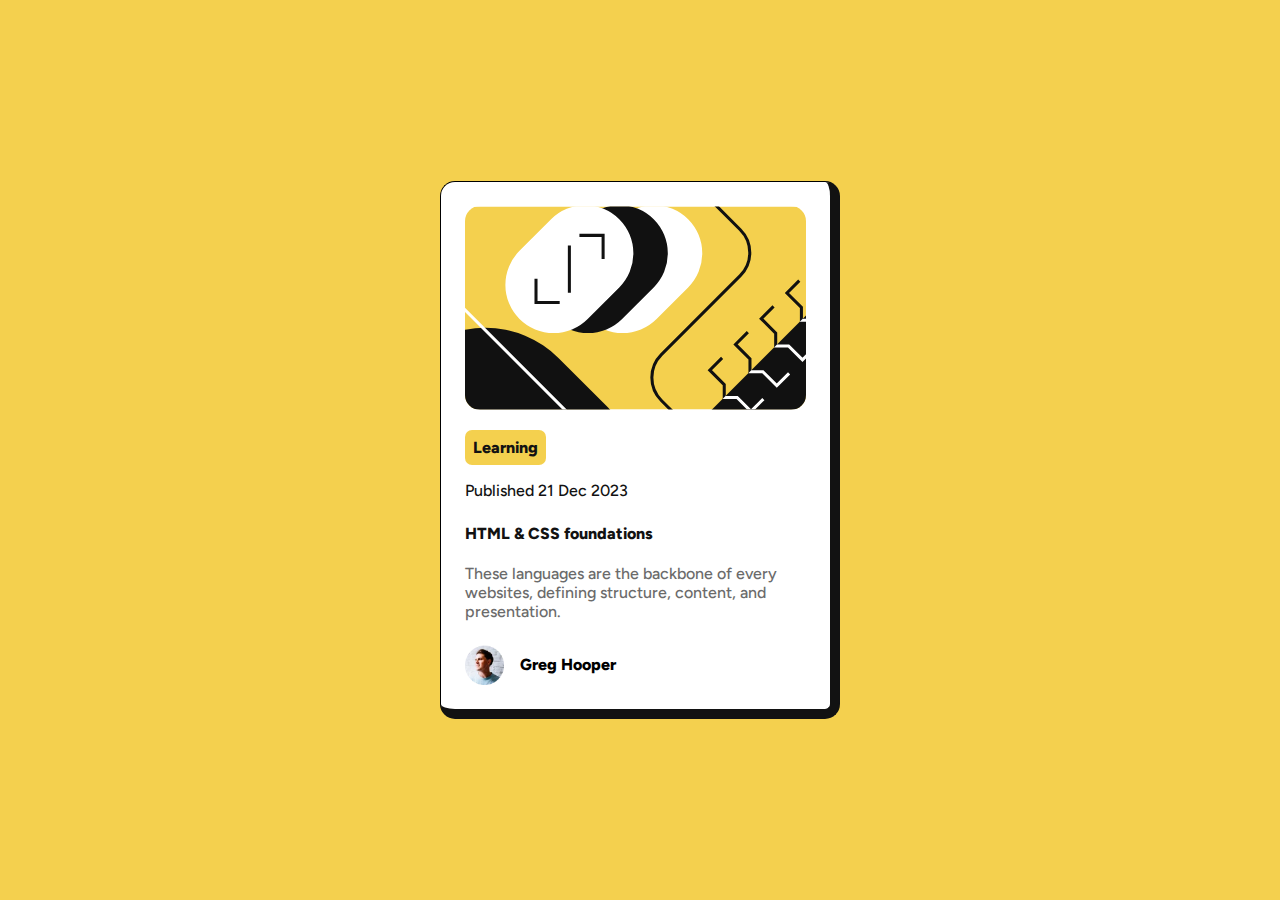
<file: 01/index.html>
<!DOCTYPE html>
<html lang="en">
<head>
    <meta charset="UTF-8">
    <meta name="viewport" content="width=device-width, initial-scale=1.0">
    <title>Blog Preview card</title>
    <link rel="stylesheet" href="style.css">
</head>
<body>
   <div class="wrapper">
    <div class="card-container">
        <div class="image">
            <img src="./images/illustration-article.svg" alt="illustration.svg">
        </div>
        <div class="block-1">
            <p class="learning">Learning</p>
            <p class="publication">Published 21 Dec 2023</p>
        </div>
        <div class="block-2">
            <h2 class="heading">HTML & CSS foundations</h2>
            <p class="main-para">These languages are the backbone of every websites, defining structure, content, and presentation.</p>
        </div>
        <div class="block-3">
            <img src="./images/image-avatar.webp" alt="avatar.webp" class="avatar">
            <p class="name">Greg Hooper</p>
        </div>
    </div>
   </div>
</body>
</html>
</file>
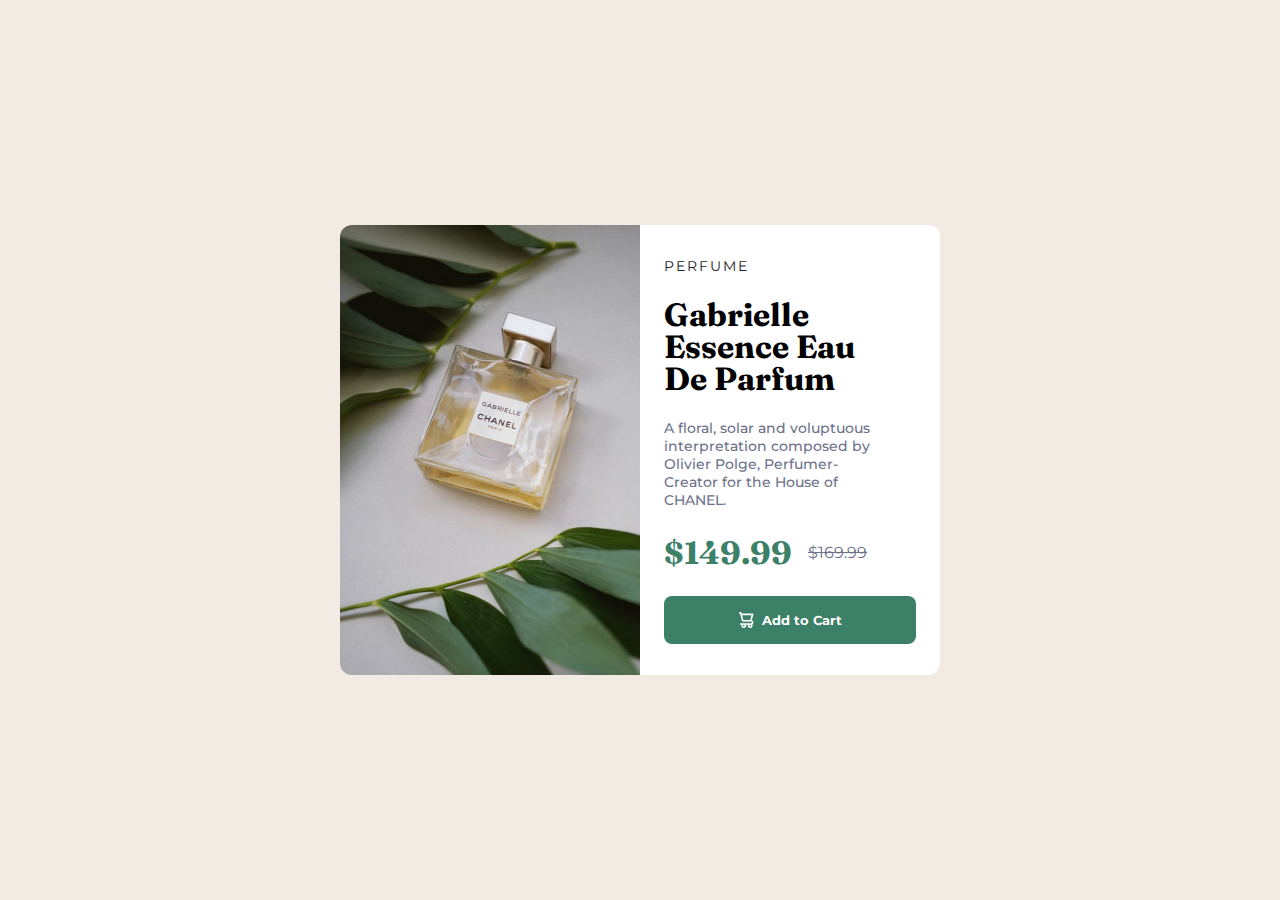
<file: 02_product_preview_card/index.html>
<!DOCTYPE html>
<html lang="en">
<head>
    <meta charset="UTF-8">
    <meta name="viewport" content="width=device-width, initial-scale=1.0">
    <title>Product Preview Card</title>
    <link rel="stylesheet" href="style.css">
    <link rel="shortcut icon" href="./images/favicon-32x32.png" type="image/x-icon">
</head>
<body>
    <div class="wrapper">
        <div class="container">
            <!--Left part of card-->
            <div class="leftAndTop">
                <img src="./images/image-product-desktop.jpg" alt="" class="desktopImage">

                <img src="./images/image-product-mobile.jpg" alt="" class="mbImage">
            </div>


            <!--Right part of card-->
            <div class="rightAndBottom">
                <p class="block-1">PERFUME</p>
                <h1 class="block-2">gabrielle essence eau de parfum</h1>
                <p class="block-3">A floral, solar and voluptuous interpretation composed by Olivier Polge, Perfumer- Creator for the House of CHANEL.</p>
                <div class="block-4">
                    <h1 class="new_price">$149.99</h1>
                    <p class="old_price">$169.99</p>
                </div>
                <div class="block-5">
                    <button class="btn">
                        <img src="./images/icon-cart.svg" alt="">
                        <span>Add to Cart</span>
                    </button>
                </div>
            </div>
        </div>
    </div>
</body>
</html>
</file>
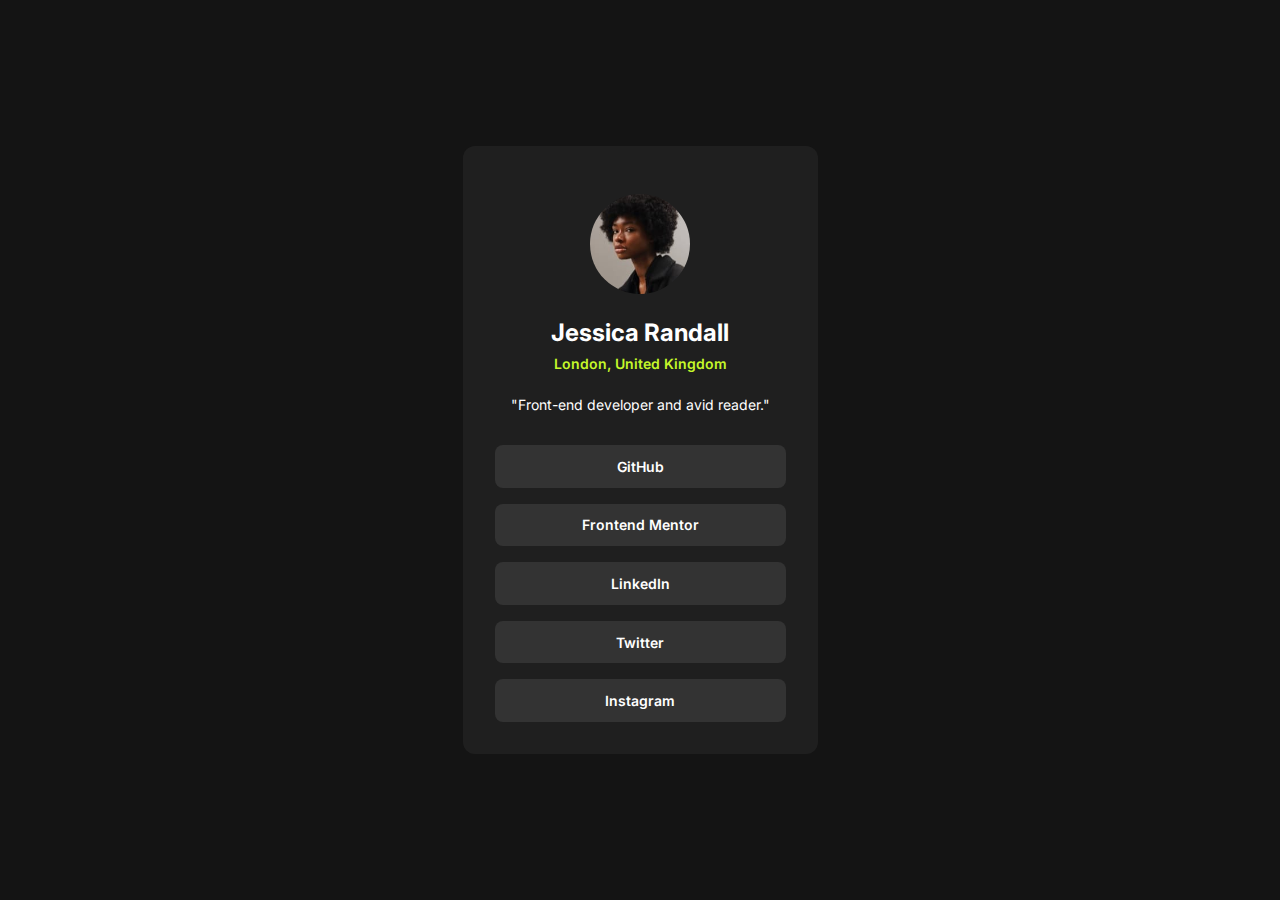
<file: 03_social_links_profile/index.html>
<!DOCTYPE html>
<html lang="en">
<head>
    <meta charset="UTF-8">
    <meta name="viewport" content="width=device-width, initial-scale=1.0">
    <title>Social Links Profile</title>
    <link rel="stylesheet" href="style.css">
    <link rel="shortcut icon" href="./images/favicon-32x32.png" type="image/x-icon">
</head>
<body>
    <div class="wrapper">
        <div class="card">
            <div class="block-1">
                <img src="./images/avatar-jessica.jpeg" alt="avatar" class="image">
                <h2 class="name">jessica randall</h2>
                <p class="location">london, united kingdom</p>
                <p class="desc">"Front-end developer and avid reader."</p>
            </div>

            <div class="block-2">
                <a href="">
                    <button class="btn">GitHub</button>
                </a>
                <a href="">
                    <button class="btn">Frontend Mentor</button>
                </a>
                <a href="">
                    <button class="btn">LinkedIn</button>
                </a>
                <a href="">
                    <button class="btn">Twitter</button>
                </a>
                <a href="">
                    <button class="btn">Instagram</button>
                </a>
            </div>
        </div>
    </div>
</body>
</html>
</file>
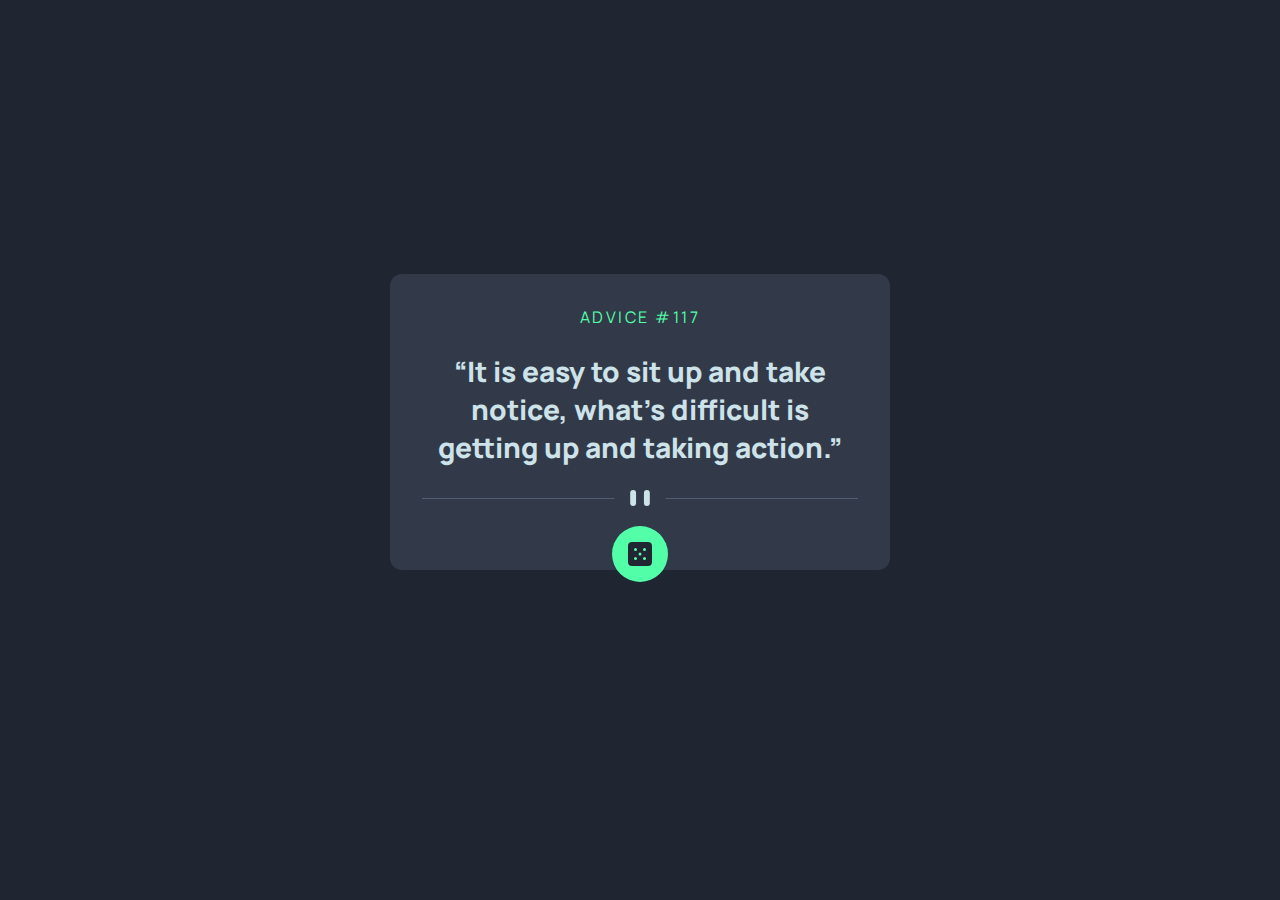
<file: 04_advice_api/index.html>
<!DOCTYPE html>
<html lang="en">
<head>
    <meta charset="UTF-8">
    <meta name="viewport" content="width=device-width, initial-scale=1.0">
    <title>Advice Generator</title>
    <link rel="shortcut icon" href="./images/favicon-32x32.png" type="image/x-icon">
    <link rel="stylesheet" href="style.css">
</head>
<body>
    <div class="wrapper">
        <div class="adviceCard"></div>

        <div class="dice-div">
            <img src="./images/icon-dice.svg" alt="" class="dice">
        </div>
    </div>

    <script src="script.js"></script>
</body>
</html>
</file>
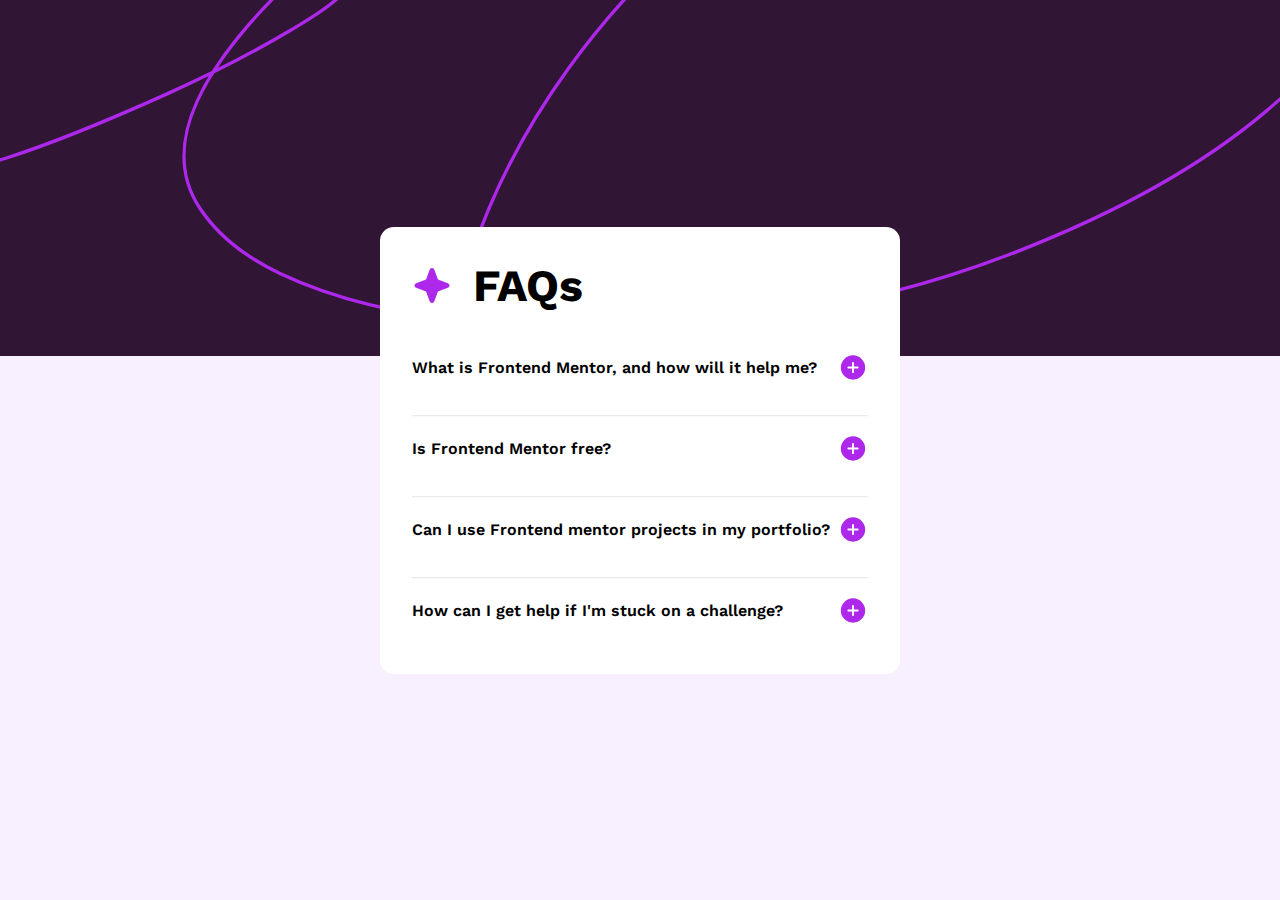
<file: 05_faq_accordion/index.html>
<!DOCTYPE html>
<html lang="en">
<head>
    <meta charset="UTF-8">
    <meta name="viewport" content="width=device-width, initial-scale=1.0">
    <title>FAQ Accordion</title>
    <link rel="stylesheet" href="style.css">
    <link rel="shortcut icon" href="./images/favicon-32x32.png" type="image/x-icon">
</head>
<body>
    <div class="wrapper">

        <!--Bg image-->
        <img src="./images/background-pattern-desktop.svg" alt="" class="pattern-desktop">
        <img src="./images/background-pattern-mobile.svg" alt="" class="pattern-mobile">

        <div class="container">
            <div class="block-title">
                <img src="./images/icon-star.svg" alt="star-icon">
                <h1 class="faq">FAQs</h1>
            </div>

            <div class="block">
                <div class="para">
                    <p class="question">What is Frontend Mentor, and how will it help me?</p>
                    <img src="./images/icon-plus.svg" alt="" class="plus-1">
                    <img src="./images/icon-minus.svg" alt="" class="minus-1">
                </div>
                <p class="answer-1"></p>
            </div>
            <hr>

            <div class="block">
                <div class="para">
                    <p class="question">Is Frontend Mentor free?</p>
                    <img src="./images/icon-plus.svg" alt="" class="plus-2">
                    <img src="./images/icon-minus.svg" alt="" class="minus-2">
                </div>
                <p class="answer-2"></p>
            </div>
            <hr>

            <div class="block">
                <div class="para">
                    <p class="question">Can I use Frontend mentor projects in my portfolio?</p>
                    <img src="./images/icon-plus.svg" alt="" class="plus-3">
                    <img src="./images/icon-minus.svg" alt="" class="minus-3">
                </div>
                <p class="answer-3"></p>
            </div>
            <hr>

            <div class="block">
                <div class="para">
                    <p class="question">How can I get help if I'm stuck on a challenge?</p>
                    <img src="./images/icon-plus.svg" alt="" class="plus-4">
                    <img src="./images/icon-minus.svg" alt="" class="minus-4">
                </div>
                <p class="answer-4">
                </p>
            </div>
        </div>
    </div>

    <!--Linking JS file-->
    <script src="script.js"></script>
</body>
</html>
</file>
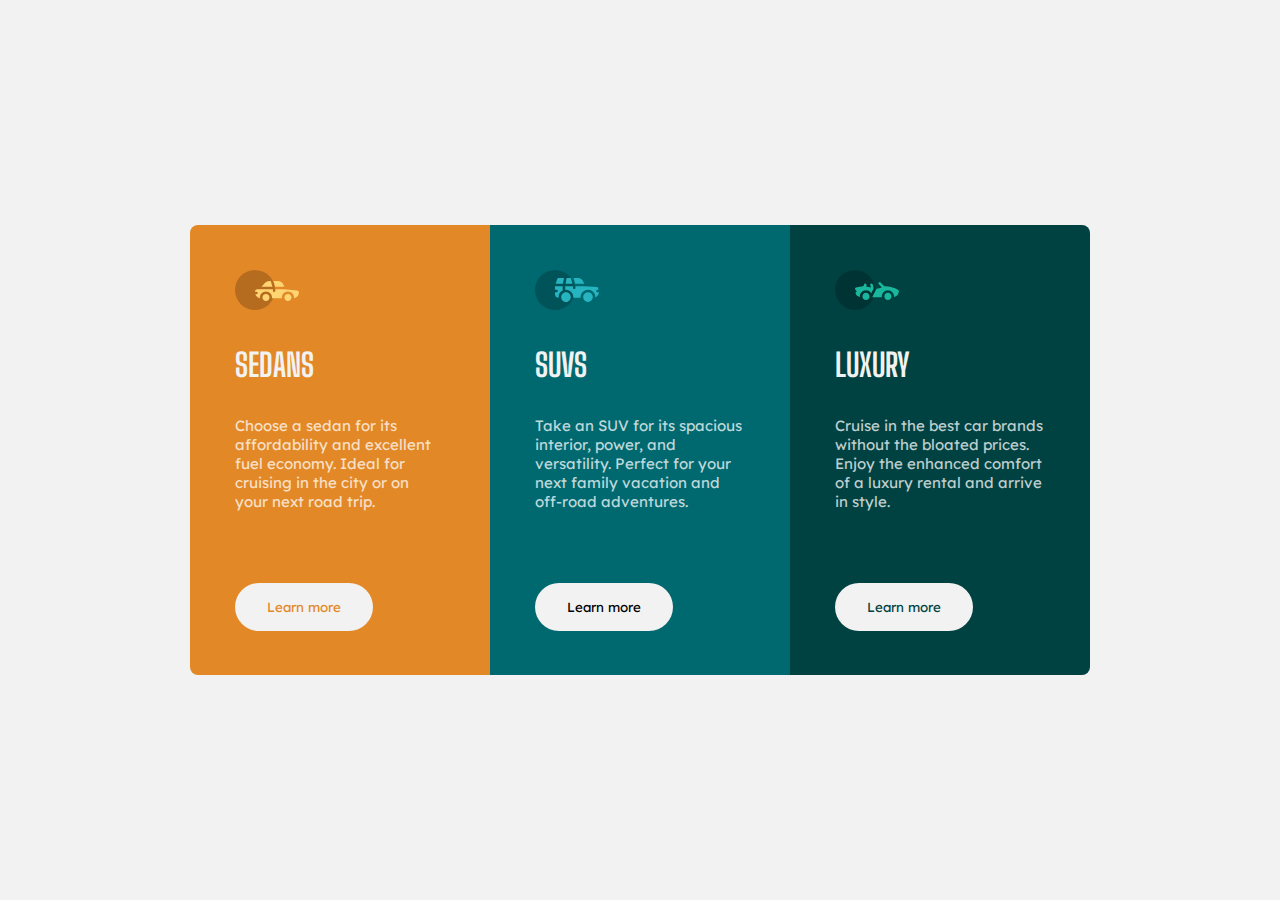
<file: 06_3column-preview-card/index.html>
<!DOCTYPE html>
<html lang="en">
<head>
    <meta charset="UTF-8">
    <meta name="viewport" content="width=device-width, initial-scale=1.0">
    <title>3 Column preview card component</title>
    <link rel="stylesheet" href="style.css">
</head>
<body>
    <div class="wrapper">
        <div class="container">
            <!--Sedans card-->
            <div class="card sedan">
                <div class="img">
                    <img src="./images/icon-sedans.svg" alt="">
                </div>
                <h1 class="heading">sedans</h1>
                <p class="para">Choose a sedan for its affordability and excellent fuel economy. Ideal for cruising in the city or on your next road trip.</p>
                <div>
                    <button class="btn">Learn more</button>
                </div>
            </div>
            <!--Suv card-->
            <div class="card suv">
                <div class="img">
                    <img src="./images/icon-suvs.svg" alt="">
                </div>
                <h1 class="heading">suvs</h1>
                <p class="para">Take an SUV for its spacious interior, power, and versatility. Perfect for your next family vacation and off-road adventures.</p>
                <div>
                    <button class="btn">Learn more</button>
                </div>
            </div>
            <!--Luxury card-->
            <div class="card luxury">
                <div class="img">
                    <img src="./images/icon-luxury.svg" alt="">
                </div>
                <h1 class="heading">luxury</h1>
                <p class="para">Cruise in the best car brands without the bloated prices. Enjoy the enhanced comfort of a luxury rental and arrive in style.</p>
                <div>
                    <button class="btn">Learn more</button>
                </div>
            </div>
        </div>
    </div>
</body>
</html>
</file>
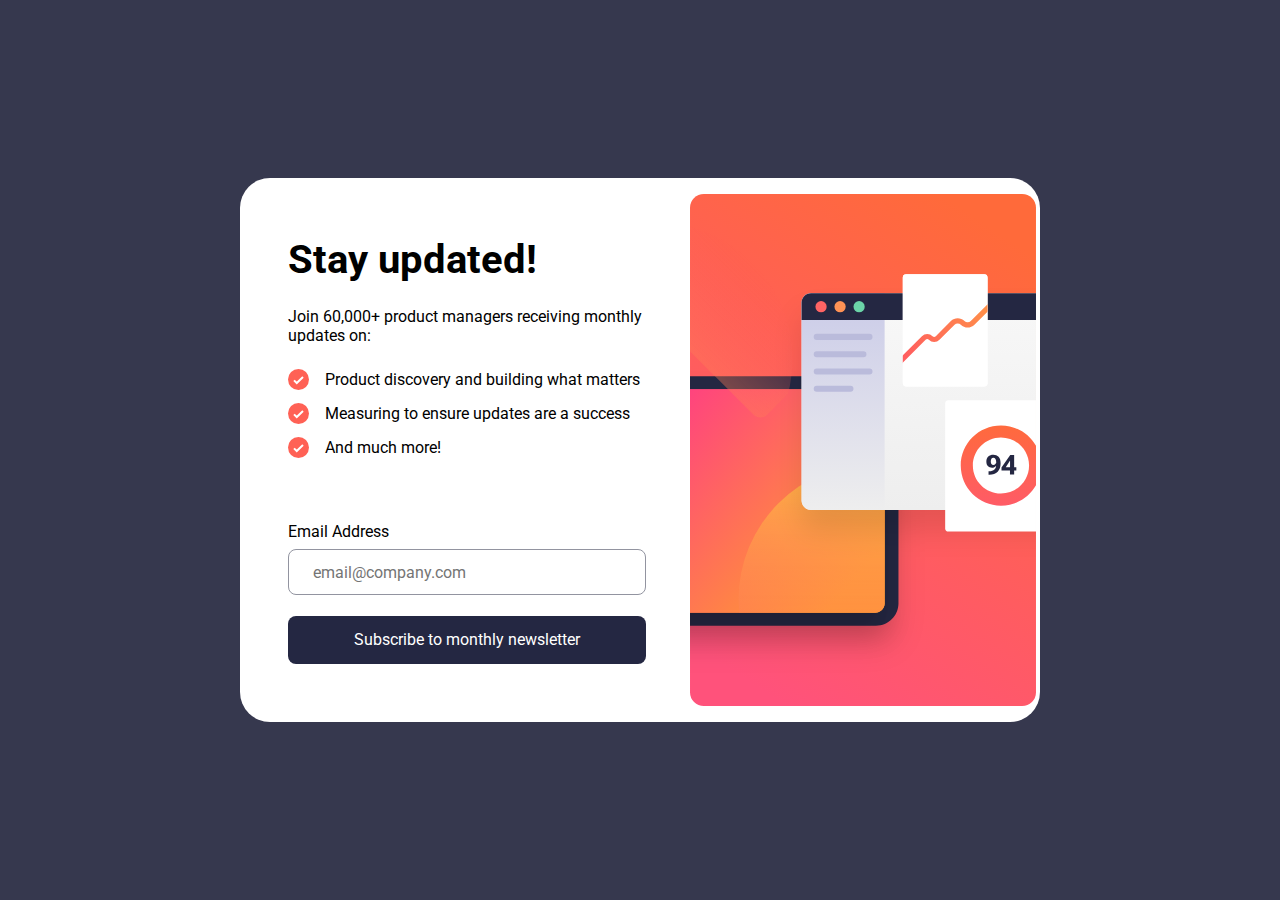
<file: 07_Newsletter_signup/index.html>
<!DOCTYPE html>
<html lang="en">
<head>
    <meta charset="UTF-8">
    <meta name="viewport" content="width=device-width, initial-scale=1.0">
    <title>Newsletter | Sign Up</title>
    <link rel="stylesheet" href="style.css">
    <link rel="shortcut icon" href="./images/favicon-32x32.png" type="image/x-icon">
</head>
<body>
    <div class="wrapper">
        <div class="container">
            <div class="leftAndBottom">
                <div class="up">
                    <h1 class="heading">Stay updated!</h1>
                    <p class="p1">Join 60,000+ product managers receiving monthly updates on:</p>
                    <ul class="ul">
                        <li class="li">
                            <img src="./images/icon-list.svg" alt="">
                            <p class="list-para">Product discovery and building what matters</p>
                        </li>
                        <li class="li">
                            <img src="./images/icon-list.svg" alt="">
                            <p class="list-para">Measuring to ensure updates are a success</p>
                        </li>
                        <li class="li">
                            <img src="./images/icon-list.svg" alt="">
                            <p class="list-para">And much more!</p>
                        </li>
                    </ul>
                </div>
                <form action="/myaction.php" name="myForm" class="down">
                    <div class="flabel" id="email">
                        <p class="label">Email Address</p>
                        <p class="error" style="opacity: 0;">Valid email required</p>
                    </div>
                
                    <input type="email" name="email" placeholder="email@company.com" class="fmail">
                
                    <button class="btn">Subscribe to monthly newsletter</button>
                </form>
                
                
            </div>
            <div class="rightAndTop">
                <img src="./images/illustration-sign-up-desktop.svg" alt="" class="desktop-image">
                <img src="./images/illustration-sign-up-mobile.svg" alt="" class="mobile-image">
            </div>
        </div>


        <!--Success card-->
        <div class="successCard">
            <div>
                <img src="./images/icon-success.svg" alt="">
            </div>
            <p class="title">Thanks for subscribing!</p>
            <p class="confirmation">A confirmation email has been sent to <span class="em"> </span>. Please open it and click the button inside to confirm your subscription.</p>
            <button class="dismiss">Dismiss message</button>
        </div>


        <!--Browse button-->
    <div>
        <button class="browse">
            Browse Newsletter
        </button>
    </div>

    </div>


    <!--Linking JS file-->
    <script src="script.js"></script>
</body>
</html>
</file>
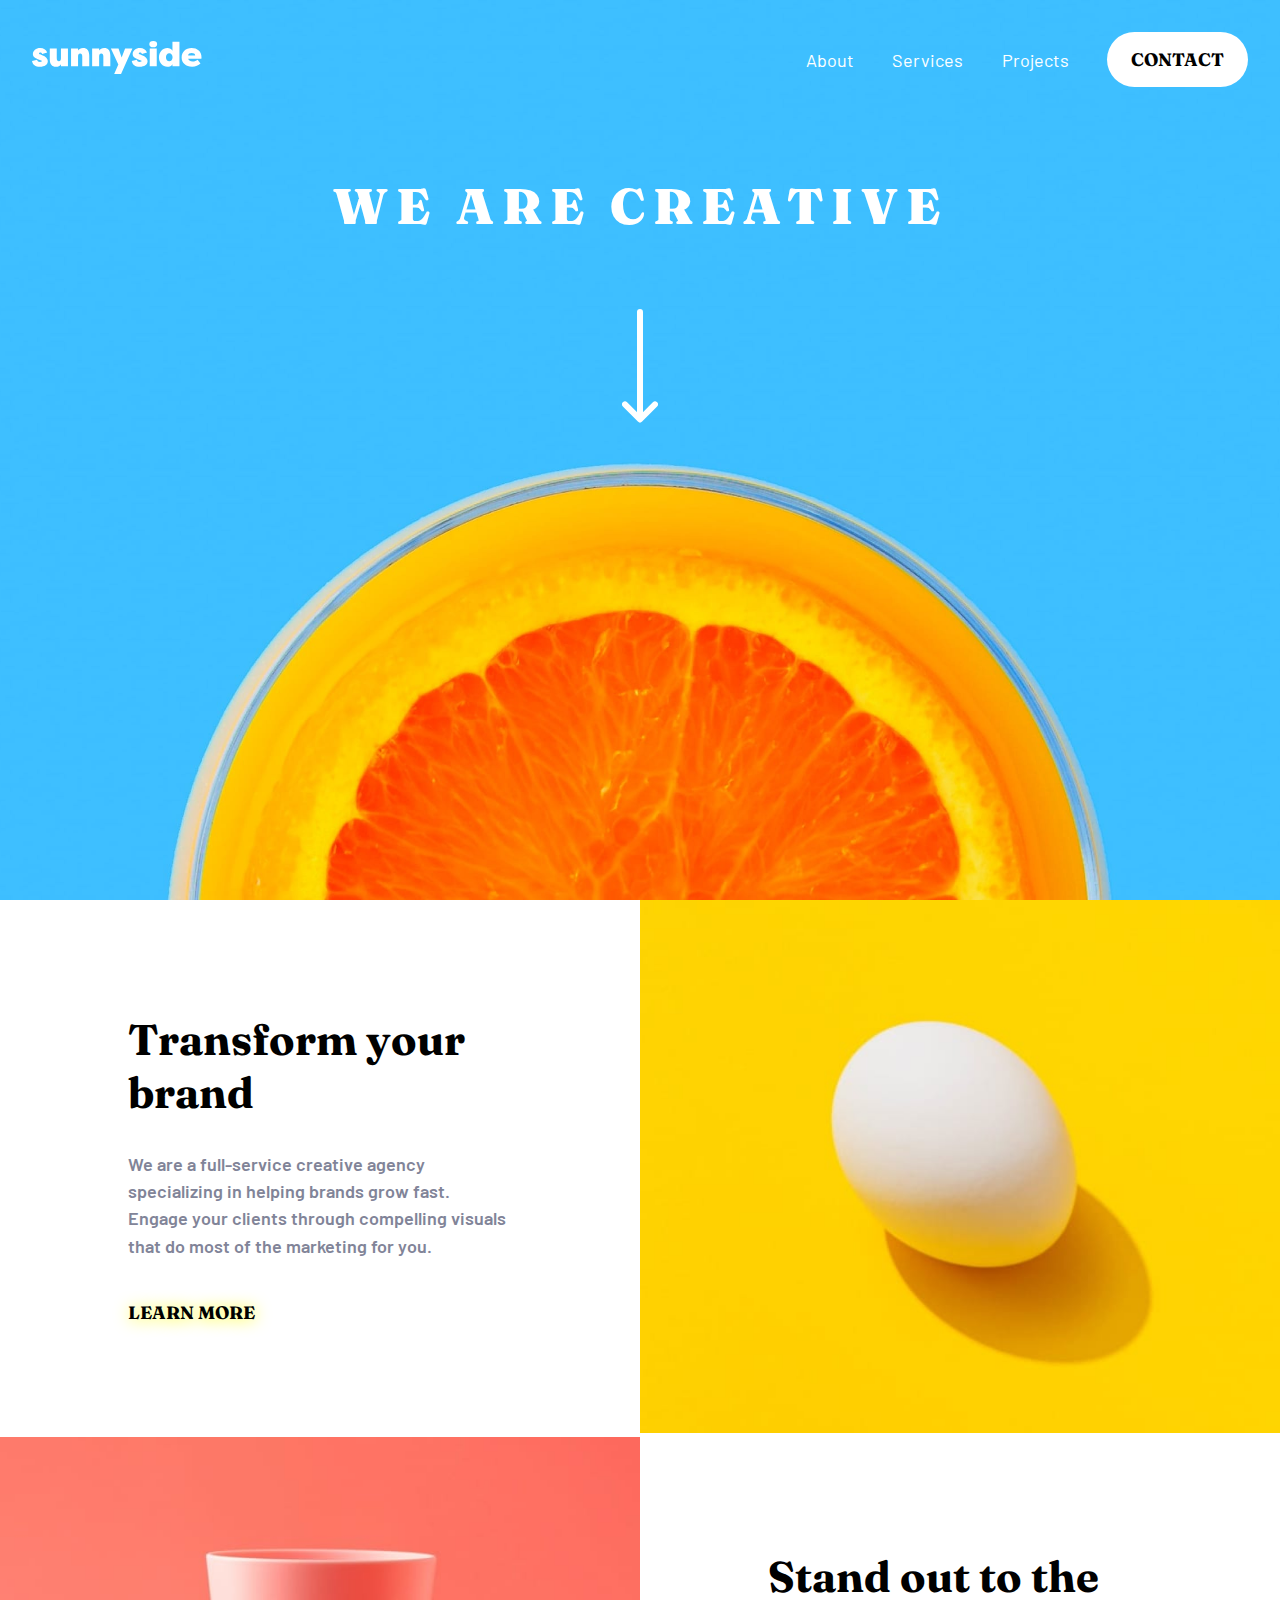
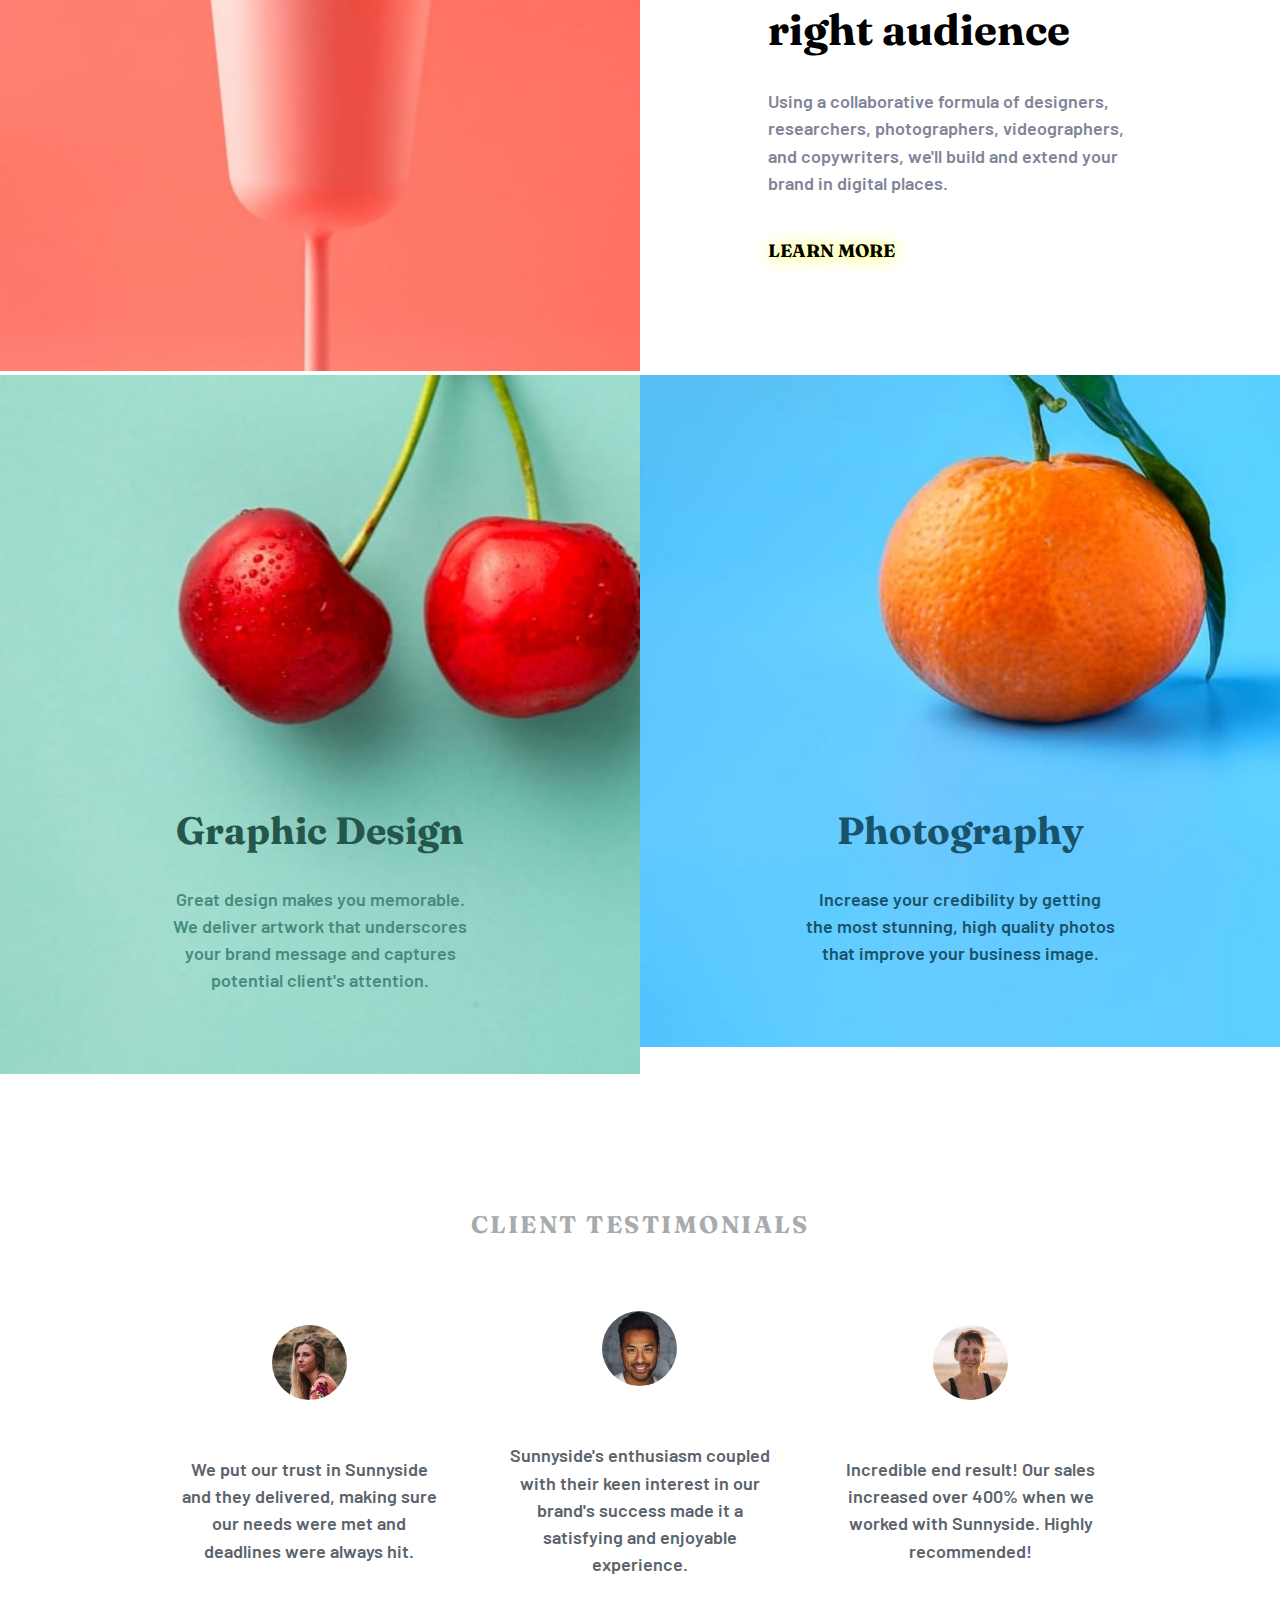
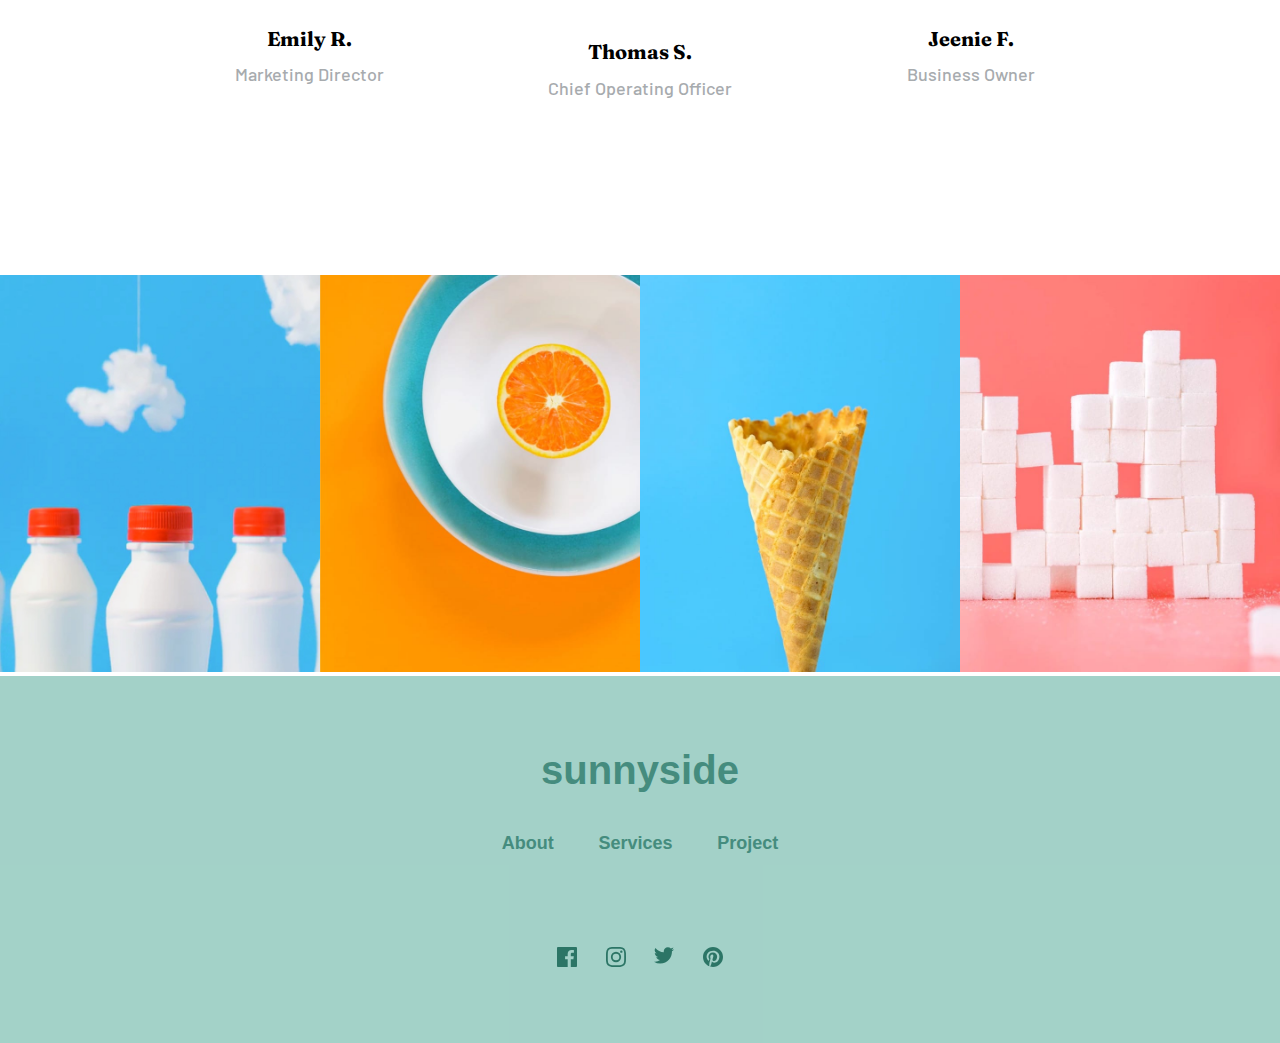
<file: 08_Sunnyside_agency/index.html>
<!DOCTYPE html>
<html lang="en">
<head>
    <meta charset="UTF-8">
    <meta name="viewport" content="width=device-width, initial-scale=1.0">
    <title>Sunnyside</title>
    <link rel="stylesheet" href="style.css">
    <link rel="shortcut icon" href="./images/favicon-32x32.png" type="image/x-icon">
</head>
<body>
    <div class="wrapper">

        <!--Header-->
        <div class="container">
            <div class="nav">
                <picture>
                    <img src="./images/logo.svg" alt="">
                </picture>

                <div class="nav-links">
                    <a href="#">About</a>
                    <a href="#">Services</a>
                    <a href="#">Projects</a>
                    <a href="#" id="contact">CONTACT</a>
                </div>
                <img src="./images/icon-hamburger.svg" alt="" class="hamburger">
                <div class="dropdown">
                    <a href="#">About</a>
                    <a href="#">Services</a>
                    <a href="#">Project</a>
                    <a href="#" id="contact-2">CONTACT</a>
                </div>
            </div>
            <div class="title">we are creative</div>
            <div class="arrow"><img src="./images/icon-arrow-down.svg" alt=""></div>

        </div>

        <!--area-1-->
        <div class="area-1">
            <div class="content">
                <div class="base">
                    <h1 class="head">Transform your brand</h1>
                <p class="para">We are a full-service creative agency specializing in helping brands grow fast. Engage your clients through compelling visuals that do most of the marketing for you.</p>
                <a href="#" class="learn">learn more</a>
                </div>
            </div>
            <picture class="area-image">
                <img src="./images/desktop/image-transform.jpg" alt="">
            </picture>
        </div>

        <!--area-2-->
        <div class="area-2">
            <picture class="area-image">
                <img src="./images/desktop/image-stand-out.jpg" alt="">
            </picture>

            <div class="content">
                <div class="base">
                    <h1 class="head">Stand out to the right audience</h1>
                <p class="para">Using a collaborative formula of designers, researchers, photographers, videographers, and copywriters, we'll build and extend your brand in digital places.</p>
                <a href="#" class="learn">learn more</a>
                </div>
            </div>
        </div>

        <!--area-3-->
        <div class="area-3">
            <div class="box-1">
                <div class="text">
                    <div class="head">Graphic Design</div>
                    <div class="para">Great design makes you memorable. We deliver artwork that underscores your brand message and captures potential client's attention.</div>
                </div>
            </div>

            <div class="box-2">
                <div class="text">
                    <div class="head">Photography</div>
                    <div class="para">Increase your credibility by getting the most stunning, high quality photos that improve your business image.</div>
                </div>
            </div>
        </div>


        <!--Testimonial-->
        <div class="testimonial">
            <h2>client testimonials</h2>
            <div class="card-area">
                <div class="card">
                    <img src="./images/image-emily.jpg" alt="" class="profile">
                    <p class="para">We put our trust in Sunnyside and they delivered, making sure our needs were met and deadlines were always hit.</p>
                    <p class="name">Emily r.</p>
                    <p class="designation">marketing director</p>
                </div>

                <div class="card">
                    <img src="./images/image-thomas.jpg" alt="" class="profile">
                    <p class="para">Sunnyside's enthusiasm coupled with their keen interest in our brand's success made it a satisfying and enjoyable experience.</p>
                    <p class="name">thomas s.</p>
                    <p class="designation">chief operating officer</p>
                </div>

                <div class="card">
                    <img src="./images/image-jennie.jpg" alt="" class="profile">
                    <p class="para">Incredible end result! Our sales increased over 400% when we worked with Sunnyside. Highly recommended!</p>
                    <p class="name">jeenie f.</p>
                    <p class="designation">business owner</p>
                </div>
            </div>
        </div>


        <!--image footer-->
        <div class="img-footer">
            <picture><img src="./images/desktop/image-gallery-milkbottles.jpg" alt="" class="desktop-footer"></picture>
            <!-- <picture><img src="./images/mobile/image-gallery-milkbottles.jpg" alt="" class="mobile-footer"></picture> -->

            <picture><img src="./images/desktop/image-gallery-orange.jpg" alt="" class="desktop-footer"></picture>
            <!-- <picture><img src="./images/mobile/image-gallery-orange.jpg" alt="" class="mobile-footer"></picture> -->

            <picture><img src="./images/desktop/image-gallery-cone.jpg" alt="" class="desktop-footer"></picture>
            <!-- <picture><img src="./images/mobile/image-gallery-cone.jpg" alt="" class="mobile-footer"></picture> -->


            <picture><img src="./images/desktop/image-gallery-sugarcubes.jpg" alt="" class="desktop-footer"></picture>
            <!-- <picture><img src="./images/mobile/image-gallery-sugar-cubes.jpg" alt="" class="mobile-footer"></picture> -->


        </div>

        <!--footer-->
        <footer class="footer">
            <div class="logo">
                sunnyside
            </div>
            <div class="links">
                <a href="#">About</a>
                <a href="#">Services</a>
                <a href="#">Project</a>
            </div>
            <div class="socials">
                <a href="#"><img src="./images/icon-facebook.svg" alt=""></a>
                <a href="#"><img src="./images/icon-instagram.svg" alt=""></a>
                <a href="#"><img src="./images/icon-twitter.svg" alt=""></a>
                <a href="#"><img src="./images/icon-pinterest.svg" alt=""></a>
            </div>
        </footer>
    </div>


    <script>
        let hamburger = document.querySelector('.hamburger');

        hamburger.addEventListener("click", ()=>{
            let dropdown = document.querySelector('.dropdown');
            dropdown.classList.toggle('show');
        })
    </script>
</body>
</html>
</file>
<file: 01/style.css>
/*Figtree font*/
@import url('https://fonts.googleapis.com/css2?family=Figtree:ital,wght@0,300..900;1,300..900&family=Inter:ital,opsz,wght@0,14..32,100..900;1,14..32,100..900&family=Mulish:ital,wght@0,200..1000;1,200..1000&family=Poppins:ital,wght@0,100;0,200;0,300;0,400;0,500;0,600;0,700;0,800;0,900;1,100;1,200;1,300;1,400;1,500;1,600;1,700;1,800;1,900&family=Roboto:ital,wght@0,100;0,300;0,400;0,500;0,700;0,900;1,100;1,300;1,400;1,500;1,700;1,900&family=Rubik:ital,wght@0,300..900;1,300..900&display=swap');

*{
    margin: 0;
    padding: 0;
    box-sizing: border-box;
    font-family: 'Figtree', sans-serif;
}
Html, body{
    height: 100vh;
    width: 100vw;
}

.wrapper{
    height: 100vh;
    width: 100vw;
    background: hsl(47, 88%, 63%);
    display: flex;
    justify-content: center;
    align-items: center;
    padding: 1rem;
}
.card-container{
    display: flex;
    flex-direction: column;
    gap: 1.5rem;
    max-width: 400px;
    width: 100%;
    border: 1px solid black;
    padding: 1.5rem;
    background: hsl(0, 0%, 100%);
    border-radius: 15px;
    border-right: 10px solid hsl(0, 0%, 7%);
    border-bottom: 10px solid hsl(0, 0%, 7%);
}
.card-container:hover{
    cursor: pointer;
}
.card-container .image img{
    width: 100%;
    object-fit: cover;
    border-radius: 15px;
}
.learning{
    background: hsl(47, 88%, 63%);
    color: hsl(0, 0%, 7%);
    display: inline;
    font-size: 16px;
    font-weight: 800;
    padding: 0.5rem;
    border-radius: 7px; 
}
.publication{
    margin-top: 1.5rem;
    font-size: 16px;
    font-weight: 500;
    color: hsl(0, 0%, 7%);
}
.block-2{
    display: flex;
    flex-direction: column;
    gap: 1.3rem;
}
.heading{
    font-weight: 800;
    color: hsl(0, 0%, 7%);
    font-size: 16px;
}
.main-para{
    color:  hsl(0, 0%, 42%);
    font-weight: 500;
    font-size: 16px;
}
.block-3{
    display: flex;
    align-items: center;
    gap: 1rem;
}
.avatar{
    height: 40px;
}
.name{
    font-weight: 800;
}
</file>
<file: 02_product_preview_card/style.css>
/*Montserrat font*/
@import url('https://fonts.googleapis.com/css2?family=Figtree:ital,wght@0,300..900;1,300..900&family=Inter:ital,opsz,wght@0,14..32,100..900;1,14..32,100..900&family=Montserrat:ital,wght@0,100..900;1,100..900&family=Mulish:ital,wght@0,200..1000;1,200..1000&family=Poppins:ital,wght@0,100;0,200;0,300;0,400;0,500;0,600;0,700;0,800;0,900;1,100;1,200;1,300;1,400;1,500;1,600;1,700;1,800;1,900&family=Roboto:ital,wght@0,100;0,300;0,400;0,500;0,700;0,900;1,100;1,300;1,400;1,500;1,700;1,900&family=Rubik:ital,wght@0,300..900;1,300..900&display=swap');

/*Fraunces*/ 
@import url('https://fonts.googleapis.com/css2?family=Figtree:ital,wght@0,300..900;1,300..900&family=Fraunces:ital,opsz,wght@0,9..144,100..900;1,9..144,100..900&family=Inter:ital,opsz,wght@0,14..32,100..900;1,14..32,100..900&family=Montserrat:ital,wght@0,100..900;1,100..900&family=Mulish:ital,wght@0,200..1000;1,200..1000&family=Poppins:ital,wght@0,100;0,200;0,300;0,400;0,500;0,600;0,700;0,800;0,900;1,100;1,200;1,300;1,400;1,500;1,600;1,700;1,800;1,900&family=Roboto:ital,wght@0,100;0,300;0,400;0,500;0,700;0,900;1,100;1,300;1,400;1,500;1,700;1,900&family=Rubik:ital,wght@0,300..900;1,300..900&display=swap');

:root{
    /*Primary*/
    --Dark_cyan: hsl(158, 36%, 37%);
    --Cream: hsl(30, 38%, 92%);

    /*Secondary*/
    --Very_dark_blue: hsl(212, 21%, 14%);
    --Dark_grayish_blue: hsl(228, 12%, 48%);
    --White: hsl(0, 0%, 100%);
}
*{
    margin: 0;
    padding: 0;
    box-sizing: border-box;
    text-decoration: none;
    list-style: none;
}
Html, body{
    height: 100vh;
    width: 100vw;
}

.wrapper{
    height: 100vh;
    width: 100vw;
    background: var(--Cream);
    display: flex;
    justify-content:center;
    align-items: center;
    padding: 1rem;
}
.container{
    display: flex;
    flex-direction: row;
    max-width: 600px;
}
.leftAndTop, .rightAndBottom{
    width: 50%;
}
.leftAndTop{
    display: flex;
    flex-direction: row;
}
.leftAndTop .desktopImage{
    width: 100%;
    height: 100%;
    border-top-left-radius: 12px;
    border-bottom-left-radius: 12px;
}
.mbImage{
    display: none;
}
.rightAndBottom{
    display: flex;
    flex-direction: column;
    justify-content: center;
    gap: 1.5rem;
    background: var(--White);
    padding: 1.5rem;
    border-top-right-radius: 12px;
    border-bottom-right-radius: 12px;
}
.block-1{
    font-size: 14px;
    font-family: 'Montserrat', sans-serif;
    letter-spacing: 2px;
    color: var(--Very_dark_blue);
}
.block-2{
    text-transform: capitalize;
    font-family: 'Fraunces', sans-serif;
    width: 85%;
    line-height: 2rem;
}
.block-3{
    font-family: 'Montserrat', sans-serif;
    font-size: 14px;
    width: 90%;
    color: var(--Dark_grayish_blue);
    font-weight: 500;
}
.block-4{
    display: flex;
    align-items: center;
    gap: 1rem;
}
.block-4 .new_price{
    color: var(--Dark_cyan);
    font-family: 'Fraunces', sans-serif;
    font-weight: 700;
}
.block-4 .old_price{
    font-family: 'Montserrat', sans-serif;
    text-decoration: line-through;
    color: var(--Dark_grayish_blue);
}
.block-5{
    width: 100%;
}
.block-5 .btn{
    width: 100%;
    display: flex;
    justify-content: center;
    align-items: center;
    background: var(--Dark_cyan);
    color: var(--White);
    padding: 1rem;
    border: none;
    border-radius: 8px;
    gap: 0.5rem;
    font-family: 'Montserrat', sans-serif;
    font-weight: 700;
}
.block-5 .btn:hover{
    background: hsl(158, 36%, 20%);
    cursor: pointer;
}
/*Responsiveness*/
@media screen and (max-width: 580px){
    .wrapper{
        padding: 1rem;
    }
    .container{
        flex-direction: column;
        max-width: 400px;
        border-radius: 12px;
    }
    .leftAndTop, .rightAndBottom{
        width: 100%;
    }
    .desktopImage{
        display: none;
    }
    .mbImage{
        display: flex;
        width: 100%;
        border-top-left-radius: 12px;
        border-top-right-radius: 12px;
    }
    .block-3, .block-2{
        width: 100%;
    }
    .rightAndBottom{
        border-bottom-right-radius: 12px;
        border-bottom-left-radius: 12px;
        border-top-right-radius: 0px;
    }
}
</file>
<file: 03_social_links_profile/style.css>
/*Importing font - Inter*/
@import url('https://fonts.googleapis.com/css2?family=Figtree:ital,wght@0,300..900;1,300..900&family=Fraunces:ital,opsz,wght@0,9..144,100..900;1,9..144,100..900&family=Inter:ital,opsz,wght@0,14..32,100..900;1,14..32,100..900&family=Montserrat:ital,wght@0,100..900;1,100..900&family=Mulish:ital,wght@0,200..1000;1,200..1000&family=Poppins:ital,wght@0,100;0,200;0,300;0,400;0,500;0,600;0,700;0,800;0,900;1,100;1,200;1,300;1,400;1,500;1,600;1,700;1,800;1,900&family=Roboto:ital,wght@0,100;0,300;0,400;0,500;0,700;0,900;1,100;1,300;1,400;1,500;1,700;1,900&family=Rubik:ital,wght@0,300..900;1,300..900&display=swap');
:root{
    --Green: hsl(75, 94%, 57%);
    --White: hsl(0, 0%, 100%);
    --Grey_700: hsl(0, 0%, 20%);
    --Grey_800: hsl(0, 0%, 12%);
    --Grey_900: hsl(0, 0%, 8%);
}
*{
    margin: 0;
    padding:0;
    box-sizing: border-box;
    text-decoration: none;
    list-style: none;
    font-family: 'Inter', sans-serif;
}
Html, body{
    height: 100vh;
    width: 100vw;
}
.wrapper{
    height: 100vh;
    width: 100vw;
    background: var(--Grey_900);
    color: var(--White);
    display: flex;
    justify-content: center;
    align-items: center;
    padding: 1rem;
}
.card{
    display: flex;
    flex-direction: column;
    justify-content: center;
    align-items: center;
    border: none;
    background: var(--Grey_800);
    padding: 2rem;
    border: none;
    border-radius: 12px;
    max-width: 400px;
}
.block-1{
    display: flex;
    flex-direction: column;
    justify-content: center;
    align-items: center;
    text-align: center;
    gap: 0.5rem;
    padding: 1rem;
}
.image{
    width: 100px;
    border: none;
    border-radius: 50%;
    margin-bottom: 1rem;
}
.image:hover{
    transform: scale(1.05);
    transition: all 200ms ease-in-out;
}
.name , .location{
    text-transform: capitalize;
}
.location, .btn, .desc{
    font-size: 14px
}
.name{
    font-weight: 700;
}
.location{
    color: var(--Green);
    font-weight: 600;
}
.desc{
    font-weight: 400;
    margin-top: 1rem;
    margin-bottom: 1rem;
}
.block-2{
    display: flex;
    flex-direction: column;
    width: 100%;
    gap: 1rem;
}
.btn{
    width: 100%;
    padding: 0.8rem;
    border: none;
    background: var(--Grey_700);
    color: var(--White);
    font-weight: 600;
    border-radius: 8px;
}
.btn:hover{
    background: var(--Green);
    color: var(--Grey_800);
    transition: all 200ms ease-in-out;
}
</file>
<file: 04_advice_api/style.css>
/*Importing manrope*/
@import url('https://fonts.googleapis.com/css2?family=Figtree:ital,wght@0,300..900;1,300..900&family=Fraunces:ital,opsz,wght@0,9..144,100..900;1,9..144,100..900&family=Inter:ital,opsz,wght@0,14..32,100..900;1,14..32,100..900&family=Manrope:wght@200..800&family=Montserrat:ital,wght@0,100..900;1,100..900&family=Mulish:ital,wght@0,200..1000;1,200..1000&family=Poppins:ital,wght@0,100;0,200;0,300;0,400;0,500;0,600;0,700;0,800;0,900;1,100;1,200;1,300;1,400;1,500;1,600;1,700;1,800;1,900&family=Roboto:ital,wght@0,100;0,300;0,400;0,500;0,700;0,900;1,100;1,300;1,400;1,500;1,700;1,900&family=Rubik:ital,wght@0,300..900;1,300..900&display=swap');

/*Colors*/
:root{
    --Light_Cyan: hsl(193, 38%, 86%);
    --Neon_Green: hsl(150, 100%, 66%);

    --Grayish_Blue: hsl(217, 19%, 38%);
    --Dark_Grayish_Blue: hsl(217, 19%, 24%);
    --Dark_Blue: hsl(218, 23%, 16%);
}

*{
    margin: 0;
    padding: 0;
    box-sizing: border-box;
    text-decoration: none;
    font-family: 'Manrope', sans-serif;
}
Html, body{
    height: 100vh;
    width: 100vw;
}
.wrapper{
    width: 100vw;
    height: 100vh;
    background: var(--Dark_Blue);
    display: flex;
    flex-direction: column;
    justify-content: center;
    align-items: center;
    padding: 1rem;
}
.adviceCard{
    display: flex;
    flex-direction: column;
    align-items: center;
    justify-content: center;
    background: var(--Dark_Grayish_Blue);
    max-width: 500px;
    width: 100%;
    text-align: center;
    padding: 2rem;
    gap: 1.5rem;
    border-radius: 12px;
}
.advice_number{
    text-transform: uppercase;
    color: var(--Neon_Green);
    letter-spacing: 2.5px;
    font-size: 16px;
}
.advice{
    color: var(--Light_Cyan);
    font-size: 28px;
    font-weight: 800;
}
.pattern-divider{
    width: 100%;
    margin-bottom: 2rem;
}
.dice-div{
    background: var(--Neon_Green);
    display: flex;
    justify-content: center;
    align-items: center;
    padding: 1rem;
    border: none;
    border-radius: 50%;
    position: relative;
    top: -5%;
}
.dice-div:hover{
    cursor: pointer;
    box-shadow: 1px 1px 40px var(--Neon_Green);
}
</file>
<file: 05_faq_accordion/style.css>
/*Importing Font - WorkSans*/
@import url('https://fonts.googleapis.com/css2?family=Figtree:ital,wght@0,300..900;1,300..900&family=Fraunces:ital,opsz,wght@0,9..144,100..900;1,9..144,100..900&family=Inter:ital,opsz,wght@0,14..32,100..900;1,14..32,100..900&family=Manrope:wght@200..800&family=Montserrat:ital,wght@0,100..900;1,100..900&family=Mulish:ital,wght@0,200..1000;1,200..1000&family=Poppins:ital,wght@0,100;0,200;0,300;0,400;0,500;0,600;0,700;0,800;0,900;1,100;1,200;1,300;1,400;1,500;1,600;1,700;1,800;1,900&family=Roboto:ital,wght@0,100;0,300;0,400;0,500;0,700;0,900;1,100;1,300;1,400;1,500;1,700;1,900&family=Rubik:ital,wght@0,300..900;1,300..900&family=Work+Sans:ital,wght@0,100..900;1,100..900&display=swap');

:root{
    --White: hsl(0, 0%, 100%);
    --Light_pink: hsl(275, 100%, 97%);
    --Grayish_purple: hsl(292, 16%, 49%);
    --Dark_purple: hsl(292, 42%, 14%);
}
*{
    margin: 0;
    padding: 0;
    box-sizing: border-box;
    text-decoration: none;
    list-style: none;
    font-family: 'Work Sans', sans-serif;
}
Html, body{
    height: 100vh;
    width: 100vw;
}
.wrapper{
    height: 100vh;
    width: 100vw;
    background: var(--Light_pink);
    display: flex;
    justify-content: center;
    align-items: center;
    position: relative;
    overflow: hidden;
}
.container{
    display: flex;
    flex-direction: column;
    background: var(--White); 
    padding: 2rem;
    max-width: 520px;
    width: 100%;
    gap: 1rem;
    border-radius: 14px;
    position: relative;
    margin-left: 1rem;
    margin-right: 1rem;
}
.block-title{
    display: flex;
    justify-content: flex-start;
    align-items: center;
    gap: 1.3rem;
    font-size: 1.4rem;
    margin-bottom: 1.5rem;
}
.block{
    display: flex;
    flex-direction: column;
    gap: 1rem;
}
.para{
    display: flex;
    flex-direction: row;
    justify-content: space-between;
    align-items: center;
}
.question{
    font-size: 16px;
    font-weight: 600;
}
.question:hover{
    cursor: pointer;
    color: #AD28EB;
    transition: all 200ms ease-in-out;
}
.answer-1, .answer-2, .answer-3, .answer-4{
    font-size: 16px;
}
hr{
    opacity: 0.2;
}
.minus-1, .minus-2, .minus-3, .minus-4{
    display: none;
}
.pattern-mobile{
    display: none;
}
.pattern-desktop{
    width: 125%;
    position: absolute;
    top: 0;
}
@media screen and (max-width:700px){
    .pattern-desktop{
        display: none;
    }
    .pattern-mobile{
        display: block;
        width: 100%;
        height: auto;
        position: absolute;
        top: 0;
    }

}
</file>
<file: 06_3column-preview-card/style.css>
/*Importing font - Lexend Deca*/
@import url('https://fonts.googleapis.com/css2?family=Epilogue:ital,wght@0,100..900;1,100..900&family=Figtree:ital,wght@0,300..900;1,300..900&family=Fraunces:ital,opsz,wght@0,9..144,100..900;1,9..144,100..900&family=Inter:ital,opsz,wght@0,14..32,100..900;1,14..32,100..900&family=Lexend+Deca:wght@100..900&family=Manrope:wght@200..800&family=Montserrat:ital,wght@0,100..900;1,100..900&family=Mulish:ital,wght@0,200..1000;1,200..1000&family=Poppins:ital,wght@0,100;0,200;0,300;0,400;0,500;0,600;0,700;0,800;0,900;1,100;1,200;1,300;1,400;1,500;1,600;1,700;1,800;1,900&family=Roboto:ital,wght@0,100;0,300;0,400;0,500;0,700;0,900;1,100;1,300;1,400;1,500;1,700;1,900&family=Rubik:ital,wght@0,300..900;1,300..900&family=Work+Sans:ital,wght@0,100..900;1,100..900&display=swap');

/*Importing font- Big Shoulders Display*/
@import url('https://fonts.googleapis.com/css2?family=Big+Shoulders+Display:wght@100..900&family=Epilogue:ital,wght@0,100..900;1,100..900&family=Figtree:ital,wght@0,300..900;1,300..900&family=Fraunces:ital,opsz,wght@0,9..144,100..900;1,9..144,100..900&family=Inter:ital,opsz,wght@0,14..32,100..900;1,14..32,100..900&family=Lexend+Deca:wght@100..900&family=Manrope:wght@200..800&family=Montserrat:ital,wght@0,100..900;1,100..900&family=Mulish:ital,wght@0,200..1000;1,200..1000&family=Poppins:ital,wght@0,100;0,200;0,300;0,400;0,500;0,600;0,700;0,800;0,900;1,100;1,200;1,300;1,400;1,500;1,600;1,700;1,800;1,900&family=Roboto:ital,wght@0,100;0,300;0,400;0,500;0,700;0,900;1,100;1,300;1,400;1,500;1,700;1,900&family=Rubik:ital,wght@0,300..900;1,300..900&family=Work+Sans:ital,wght@0,100..900;1,100..900&display=swap');

:root{
    --Bright_orange: hsl(31, 77%, 52%);
    --Dark_cyan: hsl(184, 100%, 22%);
    --Very_dark_cyan: hsl(179, 100%, 13%);
    --Transparent_white : hsla(0, 0%, 100%, 0.75) ;
    --Very_light_gray : hsl(0, 0%, 95%);
}
*{
    margin: 0;
    padding: 0;
    box-sizing: border-box;
    text-decoration: none;
    list-style: none;
}
Html, body{
    height: 100vh;
    width: 100vw;
}
.wrapper{
    width: 100vw;
    min-height: 100vh;
    background: var(--Very_light_gray);
    display: flex;
    justify-content: center;
    align-items: center;
    padding: 1rem;
}
.container{
    display: grid;
    grid-template-rows: repeat(1,1fr);
    grid-template-columns: repeat(3,1fr);
}
.card{
    max-width: 300px;
    padding: 2.8rem;
    display: flex;
    flex-direction: column;
    gap: 2rem;
}
.sedan{
    background: var(--Bright_orange);
}
.suv{
    background: var(--Dark_cyan);
}
.luxury{
    background: var(--Very_dark_cyan);
}
.card .heading{
    text-transform: uppercase;
    font-family: 'Big Shoulders Display', sans-serif;
    font-weight: 700;
    color: var(--Very_light_gray);
}
.card .para{
    font-family: 'Lexend Deca', sans-serif;
    font-size: 15px;
    font-weight: 400;
    color: var(--Transparent_white);
}
.sedan .btn{
    color: var(--Bright_orange)
};
.suv .btn{
    color: var(--Dark_cyan);
}
.luxury .btn{
    color: var(--Very_dark_cyan);
}
.card .btn{
    border: none;
    background: var(--Very_light_gray);
    padding: 1rem 2rem;
    font-family: 'Lexend Deca', sans-serif;
    border-radius: 25px;
    margin-top: 2.5rem;
    font-weight: 400;
}
.sedan{
    border-top-left-radius: 8px;
    border-bottom-left-radius: 8px;
}
.luxury{
    border-top-right-radius: 8px;
    border-bottom-right-radius: 8px;
}
.card .btn:hover{
    background: transparent;
    color: var(--Very_light_gray);
    outline: 2px solid var(--Very_light_gray);
    transition: all 200ms ease-in-out;
    cursor: pointer;
}
@media screen and (max-width: 705px){
    .container{
       display: flex;
       flex-direction: column;
       justify-content: center;
       align-items: center;
    }
    .card{
        padding: 2.6rem;
    }
    .sedan{
        border-top-left-radius: 8px;
        border-bottom-left-radius: 0px;
        border-top-right-radius: 8px;
    }
    .luxury{
        border-top-right-radius: 0px;
        border-bottom-left-radius: 8px;
        border-bottom-right-radius: 8px;
    }
}
</file>
<file: 07_Newsletter_signup/style.css>
/*Importing font - Roboto*/
@import url('https://fonts.googleapis.com/css2?family=Big+Shoulders+Display:wght@100..900&family=Epilogue:ital,wght@0,100..900;1,100..900&family=Figtree:ital,wght@0,300..900;1,300..900&family=Fraunces:ital,opsz,wght@0,9..144,100..900;1,9..144,100..900&family=Inter:ital,opsz,wght@0,14..32,100..900;1,14..32,100..900&family=Lexend+Deca:wght@100..900&family=Manrope:wght@200..800&family=Montserrat:ital,wght@0,100..900;1,100..900&family=Mulish:ital,wght@0,200..1000;1,200..1000&family=Poppins:ital,wght@0,100;0,200;0,300;0,400;0,500;0,600;0,700;0,800;0,900;1,100;1,200;1,300;1,400;1,500;1,600;1,700;1,800;1,900&family=Roboto:ital,wght@0,100;0,300;0,400;0,500;0,700;0,900;1,100;1,300;1,400;1,500;1,700;1,900&family=Rubik:ital,wght@0,300..900;1,300..900&family=Work+Sans:ital,wght@0,100..900;1,100..900&display=swap');

:root{
    --Tomato: hsl(4, 100%, 67%);
    --Dark_Slate_Grey: hsl(234, 29%, 20%);
    --Charcoal_Grey: hsl(235, 18%, 26%);
    --Grey: hsl(231, 7%, 60%);
    --White: hsl(0, 0%, 100%);
}
*{
    margin: 0;
    padding: 0;
    box-sizing: border-box;
    text-decoration: none;
    list-style: none;
    font-family: 'Roboto', sans-serif;
    font-size: 16px;
}
Html, body{
    height: 100vh;
    width: 100vw;
}
.wrapper{
    height: 100dvh;
    width: 100dvw;
    background-color: var(--Charcoal_Grey);
    display: flex;
    justify-content: center;
    align-items: center;
    padding: 1rem;
}
.container{
    background: var(--White);
    padding: 1rem;
    display: flex;
    max-width: 800px;
    width: 100%;
    border-radius: 30px;
}
.leftAndBottom{
    width: 55%;
}
.rightAndTop{
    width: 45%;
    display: flex;
    justify-content: center;
    align-items: center;
}
.leftAndBottom{
    display: flex;
    flex-direction: column;
    justify-content: center;
    align-items: center;
    padding: 2rem;
}
.up{
    display: flex;
    flex-direction: column;
    gap: 1.5rem;
}
.p1, .ul{
    font-weight: 400;
}
.ul{
    display: flex;
    flex-direction: column;
    gap: 0.8rem;
}
.li{
    display: flex;
    justify-content: flex-start;
    align-items: center;
    gap: 1rem;
}
.heading{
    font-size: 40px;
    font-weight: 700;
}
.rightAndTop .desktop-image{
    width: 100%;
    object-fit: cover;
    margin-left: 1.5rem;
}
.mobile-image{
    display: none;
}
.down{
    margin-top: 4rem;;
}
form .flabel{
    display: flex;
    flex-direction: row;
    justify-content: space-between;
    margin-bottom: 0.5rem;
}
form .error{
    color: var(--Tomato);
    opacity: 0;
}
form input{
    width: 100%;
    padding: 0.8rem 1.5rem;
    border-radius: 8px;
    border: none;
    border: 1.5px solid var(--Grey);
}
form .btn{
    text-align: center;
    padding: 0.9rem 1.5rem;
    width: 100%;
    margin-top: 1.3rem;;
    border-radius: 8px;
    border: none;
    background: var(--Dark_Slate_Grey);
    color: var(--White);
    font-weight: 400;
}
form input:focus, form input:hover{
    border: 2px solid var(--Charcoal_Grey);
    outline: none;
    color: var(--Charcoal_Grey);
    font-weight: 700;
    cursor: pointer;
    transition: all 200ms ease-in-out;
    transform: scale(1.01);
}
form .btn:hover{
    background: linear-gradient(#FF6A3A,#FF527B);
    transition: all 200ms ease-in-out;
    cursor: pointer;
    transform: scale(1.01);
    box-shadow: 1px 4px 22px var(--Tomato);
}
@media screen and (max-width: 800px){
    .container{
        flex-direction: column-reverse;
        padding: 0rem;
        border-radius: 0rem;
    }
    .rightAndTop{
        width: 100%;
    }
    .desktop-image{
        display: none;
    }
    .mobile-image{
        display: flex;
        width: 100%;
        object-fit: cover;
    }
    .leftAndBottom{
        width: 100%;
        padding: 1rem;
        margin-top: 1.5rem;
    }
}


/*Success card*/
.successCard{
    display: flex;
    flex-direction: column;
    max-width: 400px;
    padding: 2rem;
    background: var(--White);
    gap: 1.5rem;
    border: none;
    border-radius: 20px;
}
.title{
    font-size: 45px;
    font-weight: 700;
}
.confirmation{
    font-size: 16px;
    color: var(--Dark_Slate_Grey);
    font-weight: 400;
    line-height: 1.5rem;
}
.em{
    font-weight: 700;
}
.dismiss{
    padding: 0.9rem;
    border: none;
    background-color: var(--Dark_Slate_Grey);
    color: var(--White);
    border-radius: 8px;
}
.dismiss:hover{
    background: linear-gradient(#FF6A3A,#FF527B);
    transition: all 200ms ease-in-out;
    cursor: pointer;
    transform: scale(1.01);
    box-shadow: 1px 4px 22px var(--Tomato);
}

@media screen and (max-width: 450px){
    .successCard{
        height: 100vh;
        justify-content: center;
        border-radius: 0rem;
    }
    .dismiss{
        margin-top: 7rem;
    }
}
.browse{
    padding: 0.9rem;
    border: none;
    background-color: var(--Dark_Slate_Grey);
    color: var(--White);
    border-radius: 8px;
}
.browse:hover{
    background: linear-gradient(#FF6A3A,#FF527B);
    transition: all 200ms ease-in-out;
    cursor: pointer;
    transform: scale(1.01);
    color: var(--White);
    box-shadow: 1px 4px 22px var(--Tomato);
}
.successCard, .browse{
    display: none;
}
</file>
<file: 08_Sunnyside_agency/style.css>
/*Barlow*/
@import url('https://fonts.googleapis.com/css2?family=Barlow:ital,wght@0,100;0,200;0,300;0,400;0,500;0,600;0,700;0,800;0,900;1,100;1,200;1,300;1,400;1,500;1,600;1,700;1,800;1,900&family=Big+Shoulders+Display:wght@100..900&family=Epilogue:ital,wght@0,100..900;1,100..900&family=Figtree:ital,wght@0,300..900;1,300..900&family=Fraunces:ital,opsz,wght@0,9..144,100..900;1,9..144,100..900&family=Inter:ital,opsz,wght@0,14..32,100..900;1,14..32,100..900&family=Lexend+Deca:wght@100..900&family=Manrope:wght@200..800&family=Montserrat:ital,wght@0,100..900;1,100..900&family=Mulish:ital,wght@0,200..1000;1,200..1000&family=Poppins:ital,wght@0,100;0,200;0,300;0,400;0,500;0,600;0,700;0,800;0,900;1,100;1,200;1,300;1,400;1,500;1,600;1,700;1,800;1,900&family=Roboto:ital,wght@0,100;0,300;0,400;0,500;0,700;0,900;1,100;1,300;1,400;1,500;1,700;1,900&family=Rubik:ital,wght@0,300..900;1,300..900&family=Work+Sans:ital,wght@0,100..900;1,100..900&display=swap');

/*Fraunces*/
@import url('https://fonts.googleapis.com/css2?family=Barlow:ital,wght@0,100;0,200;0,300;0,400;0,500;0,600;0,700;0,800;0,900;1,100;1,200;1,300;1,400;1,500;1,600;1,700;1,800;1,900&family=Big+Shoulders+Display:wght@100..900&family=Epilogue:ital,wght@0,100..900;1,100..900&family=Figtree:ital,wght@0,300..900;1,300..900&family=Fraunces:ital,opsz,wght@0,9..144,100..900;1,9..144,100..900&family=Inter:ital,opsz,wght@0,14..32,100..900;1,14..32,100..900&family=Lexend+Deca:wght@100..900&family=Manrope:wght@200..800&family=Montserrat:ital,wght@0,100..900;1,100..900&family=Mulish:ital,wght@0,200..1000;1,200..1000&family=Poppins:ital,wght@0,100;0,200;0,300;0,400;0,500;0,600;0,700;0,800;0,900;1,100;1,200;1,300;1,400;1,500;1,600;1,700;1,800;1,900&family=Roboto:ital,wght@0,100;0,300;0,400;0,500;0,700;0,900;1,100;1,300;1,400;1,500;1,700;1,900&family=Rubik:ital,wght@0,300..900;1,300..900&family=Work+Sans:ital,wght@0,100..900;1,100..900&display=swap');

:root{
    --Soft_red: hsl(7, 99%, 70%);
    --Yellow: hsl(51, 100%, 49%);
    --Dark_desaturated_cyan: hsl(167, 40%, 24%);
    --Dark_blue: hsl(198, 62%, 26%);
    --Dark_moderate_cyan : hsl(168, 34%, 41%);
    --Very_dark_desaturated_blue: hsl(212, 27%, 19%);
    --Very_dark_grayish_blue: hsl(213, 9%, 39%);
    --Dark_grayish_blue: hsl(232, 10%, 55%);
    --Grayish_blue: hsl(210, 4%, 67%);
    --White: hsl(0, 0%, 100%);
}
*{
    margin: 0;
    padding: 0;
    box-sizing: border-box;
    text-decoration: none;
}
Html, body{
    width: 100vw;
    height: 100vh;
}
.container{
    background: url(./images/desktop/image-header.jpg);
    height: 100vh;
    width: 100vw;
    object-fit:cover;
    background-repeat: no-repeat;
    background-size: cover;
    background-position: center;
    display: flex;
    flex-direction: column;
    gap: 4.5rem;
}
.nav{
    display: flex;
    justify-content: space-between;
    padding: 1rem 2rem;
    align-items: center;
    margin-top: 1rem;
}
.nav picture img{
    width: 170px;
    height: auto;
}
.nav .nav-links{
    text-decoration: none;
    font-size: 18px;
    display: flex;
    gap: 2.4rem;
    justify-content: center;
    align-items: center;
}
.nav .nav-links a{
    color: var(--White);
    font-family: 'Barlow', sans-serif;
}
#contact{
    color: #000;
    background-color: var(--White);
    padding: 1rem 1.5rem;
    font-family: 'Fraunces', sans-serif;
    font-weight: 700;
    border: none;
    border-radius: 40px;
}
.title{
    font-size: 50px;
    text-transform: uppercase;
    font-family: 'Fraunces', sans-serif;
    text-align: center;
    letter-spacing: 0.5rem;
    color: var(--White);
    font-weight: 900;
}
.hamburger{
    display: none;
}
.arrow{
    text-align: center;
}
.area-1, .area-2, .area-3{
    display: flex;
}
.content, .area-image{
    width: 50%;
}
.content{
    display: flex;
    flex-direction: column;
    justify-content: center;
    align-items: center;
}
.base{
    width: 60%;
    display: flex;
    flex-direction: column;
    justify-content: center;
    align-items: flex-start;
    gap: 2rem;
}
@media screen and (max-width: 980px){
    .content{
        padding: 0.5rem;
    }
    .base{
        width: 100%;
    }
}
.head{
    font-size:43px;
    font-family: 'Fraunces', sans-serif;
    font-weight: 700;
}
.para{
    font-family: 'Barlow', sans-serif;
    font-size: 18px;
    font-weight: 600;
    color: var(--Dark_grayish_blue);
    line-height: 1.7rem;
}
.learn{
    font-size: 18px;
    text-transform: uppercase;
    font-family: 'Fraunces', sans-serif;
    font-weight: 700;
    color: #000;
    margin-top: 0.6rem;
    text-shadow: 1px 1px 16px yellow;
}
.area-image img{
    width: 100%;
}
.box-1, .box-2{
    width: 50%;
}
.box-1{
    background: url(./images/desktop/image-graphic-design.jpg);
    height: 100%;
    padding: 5rem;
    display: flex;
    justify-content: center;
    align-items: center;
    object-fit: cover;
    background-repeat: no-repeat;
    background-size: cover;
}
.box-2{
    background: url(./images/desktop/image-photography.jpg);
    height: 100%;
    padding: 5rem;
    display: flex;
    justify-content: center;
    align-items: center;
    object-fit: cover;
    background-repeat: no-repeat;
    background-size: cover;
}

.text{
    margin-top: 22rem;
    text-align: center;
    width: 65%;
    display: flex;
    flex-direction: column;
    gap: 2rem;
}
.box-1 .head{
    color: var(--Dark_desaturated_cyan);
    font-size: 38px;
}
.box-1 .para{
    color: var(--Dark_moderate_cyan);
    font-weight: 600;
}
.box-2 .head{
    color: var(--Dark_blue);
    font-size: 38px;
}
.box-2 .para{
    color: var(--Dark_blue);
    font-weight: 600;
}

/*TESTIMONIAL*/
.testimonial{
    display: flex;
    flex-direction: column;
    justify-content: center;
    align-items: center;
    padding: 8.5rem;
    gap: 1rem;
}
.testimonial h2{
    font-family: 'Fraunces', sans-serif;
    text-transform: uppercase;
    font-weight: 700;
    letter-spacing: 2.5px;
    color: var(--Grayish_blue);
}
.card-area{
    display: grid;
    grid-template-columns: repeat(3,1fr);
    grid-template-rows: repeat(1,1fr);
    margin: 0.5rem;
}
.card{
    display: flex;
    flex-direction: column;
    justify-content: center;
    align-items: center;
    text-align: center;
    padding:  2rem;
    font-size: 18px;
    margin-top: 1rem;
}
.card img{
    height: 75px;
    border: none;
    border-radius: 50%;
}
.card .para{
    margin-top: 3.5rem;
    color: var(--Very_dark_grayish_blue);
}
.name{
    font-family: 'Fraunces', sans-serif;
    text-transform: capitalize;
    font-weight: 700;
    font-size: 20px;
    margin-top: 3.8rem;
}
.designation{
    font-family: 'Barlow', sans-serif;
    color: var(--Grayish_blue);
    font-weight: 500;
    text-transform: capitalize;
    margin-top: 0.8rem;
}

.img-footer{
    display: flex;
    flex-direction: row;
}
.img-footer picture{
    width: 25%;
}
.img-footer picture img{
    width: 100%;
    object-fit: cover;
    background-size: cover;
}

.footer{
    display: flex;
    flex-direction: column;
    justify-content: center;
    align-items: center;
    background: hsla(168, 34%, 55%, 0.6);
    padding: 4.5rem 2rem;
}
 .footer .logo{
    font-family: 'Barslow', sans-serif;
    font-weight: 900;
    color: var(--Dark_moderate_cyan);
    font-size: 40px;
 }
.links{
    display: flex;
    flex-direction: row;
    gap: 2.8rem;
}
.links a{
    margin-top: 2.5rem;
    font-size: 18px;
    font-family: 'Barslow', sans-serif;
    color: var(--Dark_moderate_cyan);
    font-weight: 600;
}
.socials{
    margin-top: 5.8rem;
    display: flex;
    flex-direction: row;
    gap: 1.8rem;
}


/*Responsiveness*/
@media screen and (max-width: 750px){
    .nav-links a{
        display: none;
    }
    .hamburger{
        display: block;
    }
    .container{
        background: url(./images/mobile/image-header.jpg);
        height: 100vh;
        width: 100vw;
        object-fit:cover;
        background-repeat: no-repeat;
        background-size: cover;
        background-position: center;
        display: flex;
        flex-direction: column;
        gap: 4.5rem;
    }
    .area-1{
        flex-direction: column-reverse;
    }
    .area-2{
        flex-direction: column;
    }
    .content, .area-image{
        width: 100%;
    }
    .base{
        justify-content: center;
        align-items: center;
        text-align: center;
        padding: 3rem 1rem;
    }
    .card-area{
        display: flex;
        flex-direction: column;
    }
    .area-3{
        flex-direction: column;
    }
    .box-1, .box-2, .text{
        width: 100%;
    }
    .box-1{
        background: url(./images/mobile/image-graphic-design.jpg);
    }
    .box-2{
        background: url(./images/mobile/image-photography.jpg);
    }
}
@media screen and (max-width: 600px){
    .testimonial{
        padding: 1rem;
    }
    .testimonial h2{
        font-size: 20px;
    }
    .card-area{
        gap: 2rem;
    }
    .card{
        padding: 0.5rem;
    }
    .card .para{
        margin-top: 1.5rem;
    }
    .card .name{
        margin-top: 2.2rem;
    }
    .img-footer {
        display: grid;
        grid-template-columns: repeat(2,1fr);
        grid-template-rows: repeat(2,1fr);
    }
    .img-footer picture{
        width: 100%;
        height: 70%;
    }
}


.dropdown{
    display: flex;
    flex-direction: column;
    gap: 1.5rem;
    font-size: 16px;
    font-family: 'Barslow',sans-serif;
    width: 250px;
    padding: 1.5rem;
    text-align: center;
    background: var(--White);
    justify-content: center;
    align-items: center;
    position: absolute;
    right: 15%;
    top: 15%;
}
.dropdown a{
    font-family: 'Barlow', sans-serif;
    color: var(--Very_dark_grayish_blue);
    font-weight: 600;
    padding: 0.5rem;
}
.dropdown a:hover{
    background-color: #000;
    border-radius: 12px;
    color: var(--White);
    width: 100%;
    transition: all 200ms ease-in-out;
}
#contact-2{
    background-color: var(--Yellow);
    color: #000;
    padding: 1rem;
    font-family: 'Fraunces', sans-serif;
    font-weight: 700;
    border: none;
    border-radius: 40px;
    width: 120px;
}
.dropdown{
    display: none;
}
.dropdown.show{
    display: flex;
}
</file>
